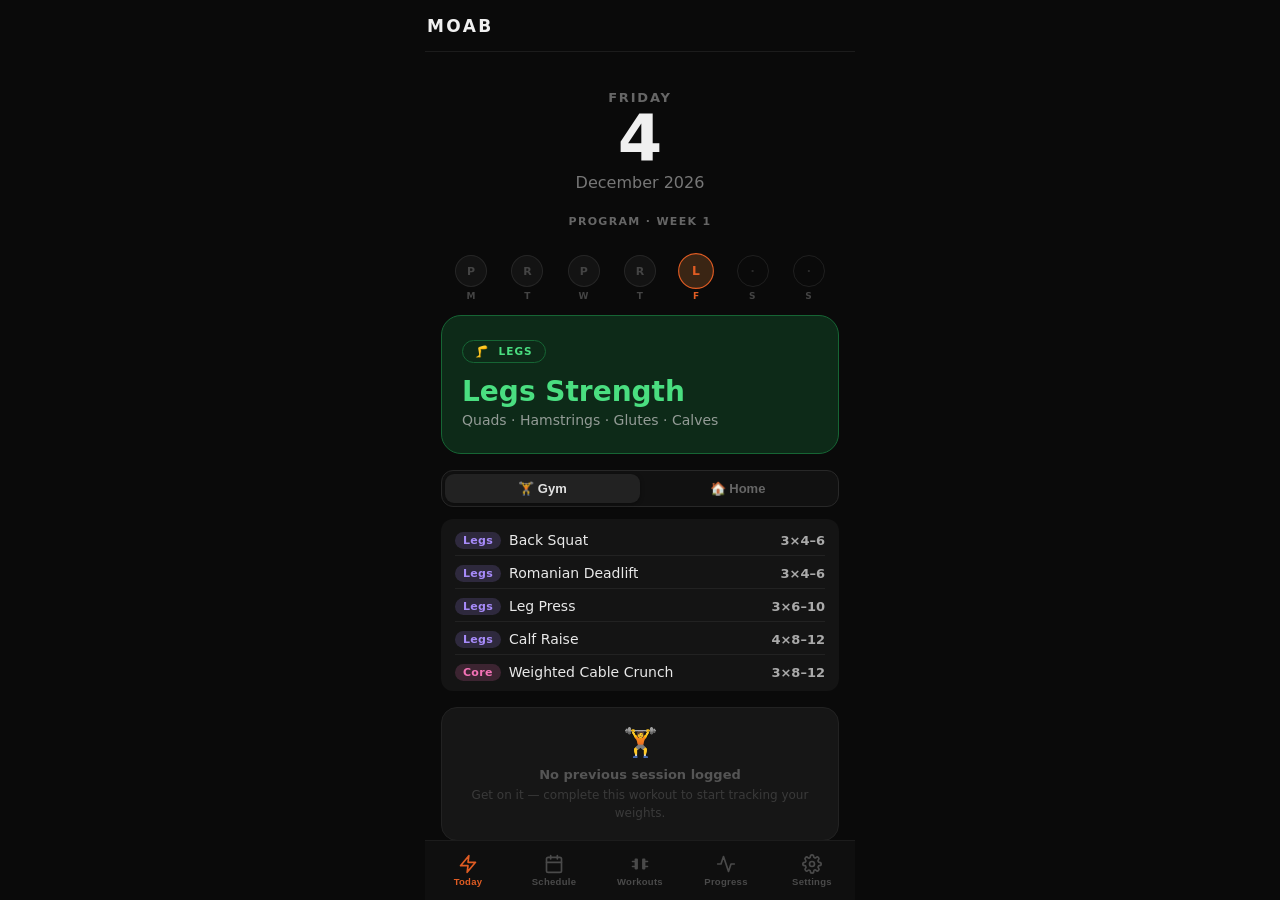
<file: index.html>
<!DOCTYPE html>
<html lang="en">
<head>
  <meta charset="UTF-8">
  <meta name="viewport" content="width=device-width, initial-scale=1.0, viewport-fit=cover, maximum-scale=1.0, user-scalable=no">
  <meta name="theme-color" content="#0a0a0a">
  <title>MOAB Weight Training</title>
  <link rel="icon" href="data:,">
  <link rel="stylesheet" href="styles.css">
</head>
<body>
  <div id="app">

    <!-- Top bar -->
    <header id="top-bar">
      <button id="back-btn" class="back-btn hidden" data-action="back">
        <svg viewBox="0 0 24 24" fill="none" stroke="currentColor" stroke-width="2.5"
             stroke-linecap="round" stroke-linejoin="round">
          <polyline points="15 18 9 12 15 6"/>
        </svg>
      </button>
      <span id="header-title">MOAB</span>
      <div class="header-right"></div>
    </header>

    <!-- Offline indicator (hidden when online) -->
    <div id="offline-bar" class="offline-bar hidden">Offline — all data saved locally</div>

    <!-- Main content area -->
    <main id="view"></main>

    <!-- Move/Flex overlay -->
    <div id="overlay" class="overlay hidden"></div>
    <div id="modal" class="modal hidden"></div>

    <!-- Bottom navigation -->
    <nav id="bottom-nav">

      <button class="nav-btn active" data-view="today">
        <svg viewBox="0 0 24 24" fill="none" stroke="currentColor" stroke-width="2"
             stroke-linecap="round" stroke-linejoin="round">
          <path d="M13 2L3 14h9l-1 8 10-12h-9l1-8z"/>
        </svg>
        <span>Today</span>
      </button>

      <button class="nav-btn" data-view="schedule">
        <svg viewBox="0 0 24 24" fill="none" stroke="currentColor" stroke-width="2"
             stroke-linecap="round" stroke-linejoin="round">
          <rect x="3" y="4" width="18" height="18" rx="2"/>
          <line x1="16" y1="2" x2="16" y2="6"/>
          <line x1="8"  y1="2" x2="8"  y2="6"/>
          <line x1="3"  y1="10" x2="21" y2="10"/>
        </svg>
        <span>Schedule</span>
      </button>

      <button class="nav-btn" data-view="workouts">
        <svg viewBox="0 0 24 24" fill="none" stroke="currentColor" stroke-width="2"
             stroke-linecap="round" stroke-linejoin="round">
          <path d="M6.5 6.5h2v11h-2zM15.5 6.5h2v11h-2z"/>
          <path d="M3 9h3.5M17.5 9H21M3 15h3.5M17.5 15H21"/>
        </svg>
        <span>Workouts</span>
      </button>

      <button class="nav-btn" data-view="progress">
        <svg viewBox="0 0 24 24" fill="none" stroke="currentColor" stroke-width="2"
             stroke-linecap="round" stroke-linejoin="round">
          <polyline points="22 12 18 12 15 21 9 3 6 12 2 12"/>
        </svg>
        <span>Progress</span>
      </button>

      <button class="nav-btn" data-view="settings">
        <svg viewBox="0 0 24 24" fill="none" stroke="currentColor" stroke-width="2"
             stroke-linecap="round" stroke-linejoin="round">
          <circle cx="12" cy="12" r="3"/>
          <path d="M19.4 15a1.65 1.65 0 0 0 .33 1.82l.06.06a2 2 0 0 1-2.83
                   2.83l-.06-.06a1.65 1.65 0 0 0-1.82-.33 1.65 1.65 0 0 0-1
                   1.51V21a2 2 0 0 1-4 0v-.09A1.65 1.65 0 0 0 9 19.4a1.65 1.65
                   0 0 0-1.82.33l-.06.06a2 2 0 0 1-2.83-2.83l.06-.06A1.65 1.65
                   0 0 0 4.68 15a1.65 1.65 0 0 0-1.51-1H3a2 2 0 0 1 0-4h.09
                   A1.65 1.65 0 0 0 4.6 9a1.65 1.65 0 0 0-.33-1.82l-.06-.06a2
                   2 0 0 1 2.83-2.83l.06.06A1.65 1.65 0 0 0 9 4.68a1.65 1.65
                   0 0 0 1-1.51V3a2 2 0 0 1 4 0v.09a1.65 1.65 0 0 0 1 1.51
                   1.65 1.65 0 0 0 1.82-.33l.06-.06a2 2 0 0 1 2.83 2.83l-.06
                   .06A1.65 1.65 0 0 0 19.4 9a1.65 1.65 0 0 0 1.51 1H21a2 2
                   0 0 1 0 4h-.09a1.65 1.65 0 0 0-1.51 1z"/>
        </svg>
        <span>Settings</span>
      </button>

    </nav>
  </div>
  <script src="app.js"></script>
</body>
</html>
</file>
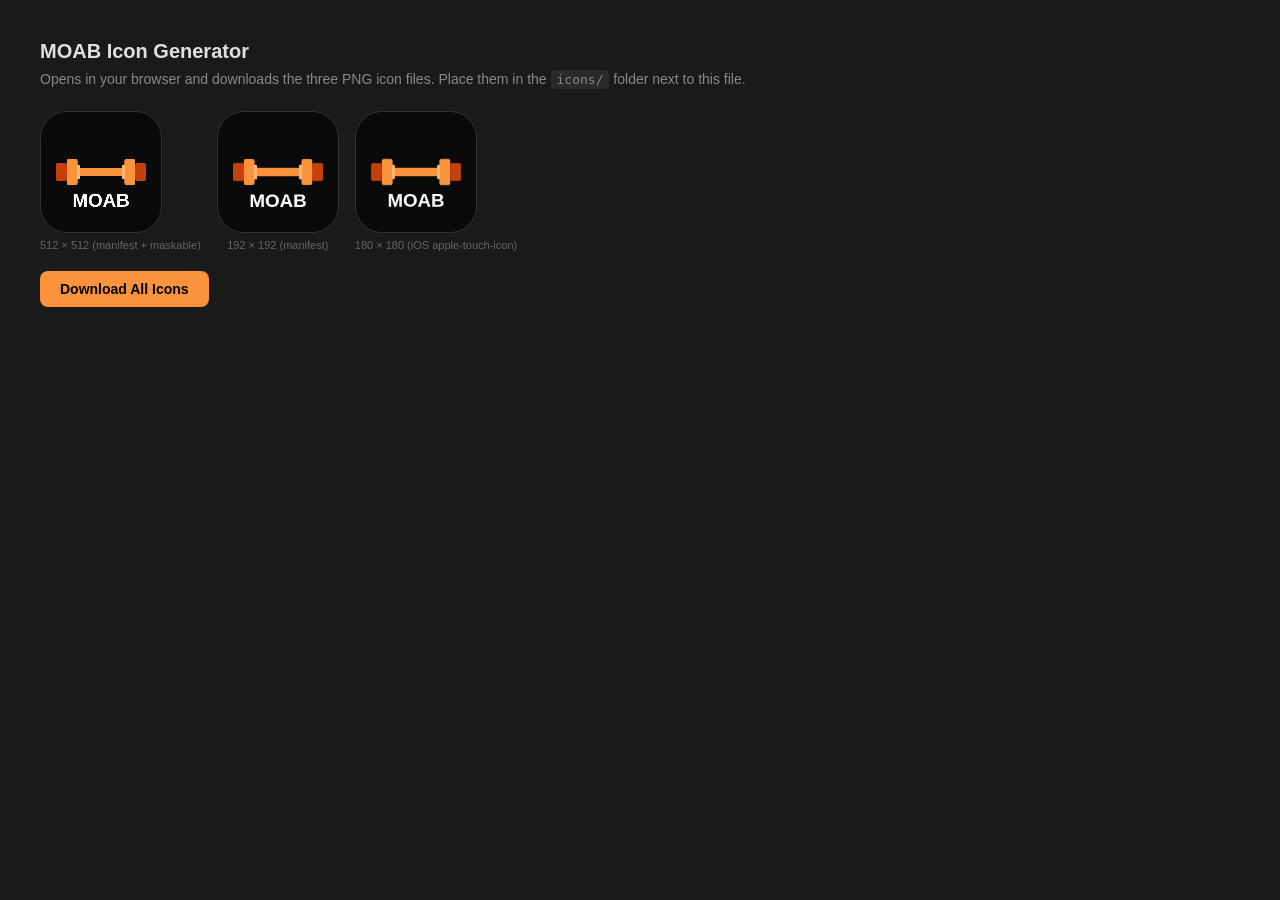
<file: icons/generate.html>
<!DOCTYPE html>
<html lang="en">
<head>
  <meta charset="UTF-8">
  <title>MOAB Icon Generator</title>
  <style>
    body { font-family: -apple-system, sans-serif; padding: 32px; background: #1a1a1a; color: #e0e0e0; }
    h1   { font-size: 20px; margin: 0 0 8px; }
    p    { font-size: 14px; color: #888; margin: 0 0 24px; }
    code { background: #2a2a2a; padding: 2px 6px; border-radius: 4px; font-size: 13px; }
    .previews { display: flex; gap: 16px; flex-wrap: wrap; margin-top: 16px; }
    .preview  { text-align: center; }
    .preview canvas { display: block; border-radius: 22%; border: 1px solid #333; }
    .preview span   { display: block; font-size: 11px; color: #666; margin-top: 6px; }
    .btn { margin-top: 20px; padding: 10px 20px; background: #fb923c; color: #000;
           font-weight: 700; border: none; border-radius: 8px; cursor: pointer; font-size: 14px; }
  </style>
</head>
<body>
  <h1>MOAB Icon Generator</h1>
  <p>Opens in your browser and downloads the three PNG icon files. Place them in the <code>icons/</code> folder next to this file.</p>
  <div class="previews" id="previews"></div>
  <button class="btn" id="dl-btn">Download All Icons</button>

  <script>
    // Draw the MOAB barbell icon onto a canvas of the given pixel size
    function drawIcon(size) {
      const c   = document.createElement('canvas');
      c.width = c.height = size;
      const ctx = c.getContext('2d');
      const s   = size / 512;  // scale factor

      // Rounded background
      const r = 114 * s;
      ctx.fillStyle = '#0a0a0a';
      rrect(ctx, 0, 0, size, size, r);
      ctx.fill();

      // Barbell bar
      ctx.fillStyle = '#fb923c';
      rrect(ctx, 152*s, 238*s, 208*s, 36*s, 10*s);
      ctx.fill();

      // Left inner plate
      rrect(ctx, 110*s, 200*s, 46*s, 112*s, 10*s);
      ctx.fill();

      // Right inner plate
      rrect(ctx, 356*s, 200*s, 46*s, 112*s, 10*s);
      ctx.fill();

      // Left outer plate
      ctx.fillStyle = '#c2410c';
      rrect(ctx, 64*s, 218*s, 46*s, 76*s, 8*s);
      ctx.fill();

      // Right outer plate
      rrect(ctx, 402*s, 218*s, 46*s, 76*s, 8*s);
      ctx.fill();

      // Collar highlights
      ctx.fillStyle = '#fdba74';
      rrect(ctx, 154*s, 225*s, 12*s, 62*s, 4*s);
      ctx.fill();
      rrect(ctx, 346*s, 225*s, 12*s, 62*s, 4*s);
      ctx.fill();

      // MOAB wordmark
      const fs = Math.round(80 * s);
      ctx.fillStyle = '#ffffff';
      ctx.font = `900 ${fs}px -apple-system, BlinkMacSystemFont, "Helvetica Neue", Arial, sans-serif`;
      ctx.textAlign    = 'center';
      ctx.textBaseline = 'alphabetic';
      ctx.fillText('MOAB', size / 2, 404 * s);

      return c;
    }

    // Cross-browser rounded rect path (compatible with Safari < 15.4)
    function rrect(ctx, x, y, w, h, r) {
      ctx.beginPath();
      ctx.moveTo(x + r, y);
      ctx.lineTo(x + w - r, y);
      ctx.quadraticCurveTo(x + w, y,     x + w, y + r);
      ctx.lineTo(x + w, y + h - r);
      ctx.quadraticCurveTo(x + w, y + h, x + w - r, y + h);
      ctx.lineTo(x + r, y + h);
      ctx.quadraticCurveTo(x,     y + h, x,     y + h - r);
      ctx.lineTo(x, y + r);
      ctx.quadraticCurveTo(x,     y,     x + r, y);
      ctx.closePath();
    }

    function triggerDownload(canvas, filename) {
      const a = document.createElement('a');
      a.href = canvas.toDataURL('image/png');
      a.download = filename;
      document.body.appendChild(a);
      a.click();
      document.body.removeChild(a);
    }

    // Render preview canvases
    const ICONS = [
      { size: 512, name: 'icon-512.png', label: '512 × 512 (manifest + maskable)' },
      { size: 192, name: 'icon-192.png', label: '192 × 192 (manifest)' },
      { size: 180, name: 'icon-180.png', label: '180 × 180 (iOS apple-touch-icon)' },
    ];

    const previews = document.getElementById('previews');

    ICONS.forEach(({ size, name, label }) => {
      const full    = drawIcon(size);
      const display = document.createElement('canvas');
      const dim     = Math.min(size, 120);
      display.width = display.height = dim;
      display.getContext('2d').drawImage(full, 0, 0, dim, dim);

      const wrap = document.createElement('div');
      wrap.className = 'preview';
      const span = document.createElement('span');
      span.textContent = label;
      wrap.appendChild(display);
      wrap.appendChild(span);
      previews.appendChild(wrap);
      wrap._canvas = full;
      wrap._name   = name;
    });

    document.getElementById('dl-btn').addEventListener('click', () => {
      ICONS.forEach(({ size, name }, i) => {
        const canvas = drawIcon(size);
        setTimeout(() => triggerDownload(canvas, name), i * 400);
      });
    });
  </script>
</body>
</html>
</file>
<file: styles.css>
/* ============================================================
   MOAB Weight Training — Phase 1
   Mobile-first · Dark mode · iPhone-optimized
   ============================================================ */

/* ---------- Reset & base ---------- */
*, *::before, *::after {
  box-sizing: border-box;
  margin: 0;
  padding: 0;
}

html {
  font-size: 16px;
  -webkit-text-size-adjust: 100%;
  height: 100%;
}

body {
  background: #0a0a0a;
  color: #f0f0f0;
  font-family: -apple-system, BlinkMacSystemFont, 'SF Pro Text', 'Segoe UI', system-ui, sans-serif;
  min-height: 100dvh;
  -webkit-tap-highlight-color: transparent;
  overscroll-behavior: none;
  user-select: none;
}

/* ---------- Workout type colour tokens ---------- */
:root {
  --push-fg:     #fb923c;
  --push-bg:     #3a1a07;
  --push-border: #7c3512;

  --pull-fg:     #60a5fa;
  --pull-bg:     #0e2240;
  --pull-border: #1e4080;

  --legs-fg:     #4ade80;
  --legs-bg:     #0d2a18;
  --legs-border: #166534;

  --run-fg:      #f43f5e;
  --run-bg:      #3b0a16;
  --run-border:  #9f1239;

  --optional-fg:  #c084fc;
  --optional-bg:  #2d1052;
  --optional-border: #6b21a8;

  --rest-fg:     #9ca3af;
  --rest-bg:     #1a1a1a;
  --rest-border: #2a2a2a;

  --accent:      #e05c23;
  --success:     #4ade80;
  --success-bg:  #0d2a18;
  --danger:      #f87171;
  --warning:     #fbbf24;
}

/* ---------- App shell ---------- */
#app {
  display: flex;
  flex-direction: column;
  height: 100dvh;
  max-width: 430px;
  margin: 0 auto;
  background: #0a0a0a;
  position: relative;
}

/* ---------- Top bar ---------- */
#top-bar {
  display: flex;
  align-items: center;
  justify-content: space-between;
  height: 52px;
  padding: 0 6px 0 2px;
  background: #0a0a0a;
  border-bottom: 1px solid #1c1c1c;
  flex-shrink: 0;
  z-index: 20;
}

#header-title {
  font-size: 17px;
  font-weight: 800;
  letter-spacing: 0.14em;
  text-transform: uppercase;
  color: #f0f0f0;
}

.back-btn {
  width: 44px;
  height: 44px;
  display: flex;
  align-items: center;
  justify-content: center;
  background: none;
  border: none;
  color: var(--accent);
  cursor: pointer;
  border-radius: 10px;
}
.back-btn svg { width: 26px; height: 26px; }
.back-btn.hidden { visibility: hidden; pointer-events: none; }
.back-btn:active { background: #1a1a1a; }

.header-right { width: 44px; }

/* ---------- Main scroll area ---------- */
#view {
  flex: 1;
  overflow-y: auto;
  -webkit-overflow-scrolling: touch;
  overscroll-behavior-y: none;
  position: relative;
}

/* ---------- Offline bar ---------- */
.offline-bar {
  flex-shrink: 0;
  background: #292524;
  border-bottom: 1px solid rgba(251,191,36,.15);
  color: #fbbf24;
  font-size: 12px;
  font-weight: 600;
  letter-spacing: 0.03em;
  text-align: center;
  padding: 6px 16px;
  z-index: 10;
}
.offline-bar.hidden { display: none; }

/* ---------- Bottom nav (5 tabs) ---------- */
#bottom-nav {
  display: flex;
  height: calc(60px + env(safe-area-inset-bottom));
  padding-bottom: env(safe-area-inset-bottom);
  background: #0f0f0f;
  border-top: 1px solid #1c1c1c;
  flex-shrink: 0;
  z-index: 20;
}

.nav-btn {
  flex: 1;
  display: flex;
  flex-direction: column;
  align-items: center;
  justify-content: center;
  gap: 2px;
  background: none;
  border: none;
  color: #4a4a4a;
  cursor: pointer;
  padding: 6px 2px;
  transition: color 0.15s;
  min-width: 0;
}

.nav-btn svg  { width: 20px; height: 20px; flex-shrink: 0; }
.nav-btn span { font-size: 9.5px; font-weight: 600; letter-spacing: 0.03em; }
.nav-btn.active { color: var(--accent); }

/* ---------- Layout helpers ---------- */
.pad   { padding: 16px 16px 24px; }
.pad-t { padding-top: 16px; }

/* ---------- Typography ---------- */
.eyebrow {
  font-size: 11px;
  font-weight: 700;
  letter-spacing: 0.12em;
  text-transform: uppercase;
  color: #666;
}

.section-label {
  font-size: 12px;
  font-weight: 700;
  letter-spacing: 0.1em;
  text-transform: uppercase;
  color: #555;
  margin: 20px 0 8px 2px;
  display: flex;
  align-items: center;
  gap: 8px;
}

/* ---------- Cards ---------- */
.card {
  background: #161616;
  border-radius: 18px;
  border: 1px solid #222;
  padding: 20px;
  margin-bottom: 12px;
}

.card-sm {
  background: #161616;
  border-radius: 14px;
  border: 1px solid #222;
  padding: 14px 16px;
  margin-bottom: 8px;
}

/* ---------- Workout type pill ---------- */
.type-pill {
  display: inline-flex;
  align-items: center;
  gap: 5px;
  padding: 4px 12px;
  border-radius: 100px;
  font-size: 10.5px;
  font-weight: 800;
  letter-spacing: 0.1em;
  text-transform: uppercase;
  margin-bottom: 14px;
}

.type-pill.push     { background: var(--push-bg);     color: var(--push-fg);     border: 1px solid var(--push-border); }
.type-pill.pull     { background: var(--pull-bg);     color: var(--pull-fg);     border: 1px solid var(--pull-border); }
.type-pill.legs     { background: var(--legs-bg);     color: var(--legs-fg);     border: 1px solid var(--legs-border); }
.type-pill.run      { background: var(--run-bg);      color: var(--run-fg);      border: 1px solid var(--run-border); }
.type-pill.optional { background: var(--optional-bg); color: var(--optional-fg); border: 1px solid var(--optional-border); }
.type-pill.rest     { background: var(--rest-bg);     color: var(--rest-fg);     border: 1px solid var(--rest-border); }

/* ---------- Big workout card (Today) ---------- */
.workout-card {
  border-radius: 20px;
  padding: 24px 20px 22px;
  margin-bottom: 16px;
  border: 1px solid;
}

.workout-card.push     { background: var(--push-bg);     border-color: var(--push-border); }
.workout-card.pull     { background: var(--pull-bg);     border-color: var(--pull-border); }
.workout-card.legs     { background: var(--legs-bg);     border-color: var(--legs-border); }
.workout-card.run      { background: var(--run-bg);      border-color: var(--run-border); }
.workout-card.optional { background: var(--optional-bg); border-color: var(--optional-border); }
.workout-card.rest     { background: #161616;            border-color: #222; }

.workout-card-title {
  font-size: 28px;
  font-weight: 900;
  line-height: 1.05;
  margin-bottom: 5px;
}

.workout-card-sub {
  font-size: 14px;
  opacity: 0.7;
  font-weight: 400;
  line-height: 1.4;
}

.workout-card.push .workout-card-title     { color: var(--push-fg); }
.workout-card.pull .workout-card-title     { color: var(--pull-fg); }
.workout-card.legs .workout-card-title     { color: var(--legs-fg); }
.workout-card.run  .workout-card-title     { color: var(--run-fg); }
.workout-card.optional .workout-card-title { color: var(--optional-fg); }
.workout-card.rest .workout-card-title     { color: #9ca3af; }

.workout-card-sub { color: #ccc; }

/* ---------- Buttons ---------- */
.btn {
  width: 100%;
  height: 56px;
  border-radius: 16px;
  border: none;
  font-size: 17px;
  font-weight: 700;
  cursor: pointer;
  display: flex;
  align-items: center;
  justify-content: center;
  gap: 8px;
  letter-spacing: 0.01em;
  transition: opacity 0.1s, transform 0.08s;
  touch-action: manipulation;
}

.btn:active { opacity: 0.82; transform: scale(0.975); }

.btn-primary   { background: var(--accent);  color: #fff; }
.btn-secondary { background: #1e1e1e;        color: #f0f0f0; border: 1px solid #2a2a2a; }
.btn-success   { background: #14532d;        color: var(--success); }
.btn-danger    { background: #3b0f0f;        color: var(--danger); border: none; }
.btn-ghost     { background: transparent;   color: var(--accent); border: 2px solid var(--accent); }

/* Coloured start buttons */
.btn-push     { background: var(--push-bg);     color: var(--push-fg);     border: 1px solid var(--push-border); }
.btn-pull     { background: var(--pull-bg);     color: var(--pull-fg);     border: 1px solid var(--pull-border); }
.btn-legs     { background: var(--legs-bg);     color: var(--legs-fg);     border: 1px solid var(--legs-border); }
.btn-run      { background: var(--run-bg);      color: var(--run-fg);      border: 1px solid var(--run-border); }
.btn-optional { background: var(--optional-bg); color: var(--optional-fg); border: 1px solid var(--optional-border); }

.btn-sm { height: 48px; font-size: 15px; border-radius: 12px; }
.btn-xs { height: 40px; font-size: 13px; border-radius: 10px; font-weight: 600; }

.btn-row {
  display: grid;
  grid-template-columns: 1fr 1fr;
  gap: 10px;
  margin-top: 10px;
}

.btn-row-3 {
  display: grid;
  grid-template-columns: 1fr 1fr;
  gap: 10px;
}

/* ---------- Today header ---------- */
.today-header {
  text-align: center;
  padding: 22px 16px 18px;
}

.today-dayname {
  font-size: 13px;
  font-weight: 700;
  letter-spacing: 0.14em;
  text-transform: uppercase;
  color: #666;
}

.today-datenum {
  font-size: 64px;
  font-weight: 900;
  line-height: 1;
  color: #f0f0f0;
  margin: 2px 0 2px;
}

.today-monthyear {
  font-size: 16px;
  color: #777;
  font-weight: 500;
}

/* ---------- Done / Skipped states ---------- */
.done-banner {
  background: var(--success-bg);
  border: 1px solid var(--legs-border);
  border-radius: 18px;
  padding: 24px 20px;
  text-align: center;
  margin-bottom: 14px;
}

.done-icon      { font-size: 48px; margin-bottom: 8px; }
.done-title     { font-size: 22px; font-weight: 800; color: var(--success); }
.done-sub       { font-size: 13px; color: #888; margin-top: 5px; }

.skipped-banner {
  background: #1a1a1a;
  border: 1px solid #2a2a2a;
  border-radius: 18px;
  padding: 20px;
  text-align: center;
  margin-bottom: 14px;
}

.skipped-title  { font-size: 18px; font-weight: 700; color: #666; }
.skipped-sub    { font-size: 13px; color: #555; margin-top: 5px; }

/* ---------- Rest day ---------- */
.rest-view {
  text-align: center;
  padding: 40px 24px 28px;
}

.rest-icon  { font-size: 72px; margin-bottom: 16px; }
.rest-title { font-size: 30px; font-weight: 900; color: #f0f0f0; margin-bottom: 8px; }
.rest-sub   { font-size: 15px; color: #777; line-height: 1.55; max-width: 280px; margin: 0 auto; }

/* ---------- Schedule view ---------- */
.week-nav {
  display: flex;
  align-items: center;
  justify-content: space-between;
  padding: 0 2px;
  margin-bottom: 16px;
}

.week-nav-label     { font-size: 15px; font-weight: 700; color: #f0f0f0; }
.week-nav-sublabel  { font-size: 11px; color: #555; text-align: center; margin-top: 2px; }

.week-nav-btn {
  width: 44px;
  height: 44px;
  border-radius: 12px;
  background: #1a1a1a;
  border: none;
  color: #f0f0f0;
  cursor: pointer;
  display: flex;
  align-items: center;
  justify-content: center;
  transition: background 0.1s;
}

.week-nav-btn:active { background: #252525; }
.week-nav-btn svg { width: 20px; height: 20px; }

/* Day row in schedule */
.sched-row {
  display: flex;
  align-items: center;
  gap: 12px;
  padding: 13px 14px;
  border-radius: 16px;
  background: #161616;
  border: 1px solid #1e1e1e;
  margin-bottom: 8px;
  cursor: default;
  transition: border-color 0.12s;
  min-height: 70px;
}

.sched-row.is-today  { border-color: var(--accent); }
.sched-row.is-done   { background: var(--success-bg); border-color: var(--legs-border); }
.sched-row.is-skipped { opacity: 0.5; }
.sched-row.is-rest   { opacity: 0.45; }

.sched-date {
  text-align: center;
  width: 38px;
  flex-shrink: 0;
}

.sched-date-abbr {
  font-size: 10px;
  font-weight: 700;
  letter-spacing: 0.07em;
  text-transform: uppercase;
  color: #555;
}

.sched-date-num {
  font-size: 24px;
  font-weight: 900;
  color: #f0f0f0;
  line-height: 1.1;
}

.sched-row.is-today .sched-date-num { color: var(--accent); }

.sched-info  { flex: 1; min-width: 0; }
.sched-name  { font-size: 15px; font-weight: 700; color: #f0f0f0; white-space: nowrap; overflow: hidden; text-overflow: ellipsis; }
.sched-sub   { font-size: 11px; color: #666; margin-top: 2px; }

.sched-status { font-size: 20px; flex-shrink: 0; }

/* ---------- Workouts tab ---------- */
.workout-library-card {
  border-radius: 18px;
  padding: 18px;
  margin-bottom: 12px;
  border: 1px solid;
}

.workout-library-card.push     { background: var(--push-bg);     border-color: var(--push-border); }
.workout-library-card.pull     { background: var(--pull-bg);     border-color: var(--pull-border); }
.workout-library-card.legs     { background: var(--legs-bg);     border-color: var(--legs-border); }
.workout-library-card.run      { background: var(--run-bg);      border-color: var(--run-border); }
.workout-library-card.optional { background: var(--optional-bg); border-color: var(--optional-border); }

.wl-title {
  font-size: 20px;
  font-weight: 800;
  margin-bottom: 3px;
}

.workout-library-card.push .wl-title     { color: var(--push-fg); }
.workout-library-card.pull .wl-title     { color: var(--pull-fg); }
.workout-library-card.legs .wl-title     { color: var(--legs-fg); }
.workout-library-card.run  .wl-title     { color: var(--run-fg); }
.workout-library-card.optional .wl-title { color: var(--optional-fg); }

.wl-sub {
  font-size: 12px;
  color: #aaa;
  margin-bottom: 14px;
  line-height: 1.45;
}

.exercise-list {
  display: flex;
  flex-wrap: wrap;
  gap: 6px;
  margin-bottom: 14px;
}

.exercise-chip {
  padding: 4px 10px;
  background: rgba(0,0,0,0.35);
  border-radius: 100px;
  font-size: 11px;
  font-weight: 600;
  color: #ddd;
  letter-spacing: 0.03em;
}

.coming-soon-note {
  font-size: 11px;
  color: #555;
  font-style: italic;
  text-align: right;
}

/* ---------- Progress tab ---------- */
.progress-header {
  text-align: center;
  padding: 24px 16px 16px;
}

.progress-stat-big {
  font-size: 72px;
  font-weight: 900;
  color: var(--accent);
  line-height: 1;
}

.progress-stat-label {
  font-size: 13px;
  color: #666;
  margin-top: 6px;
  text-transform: uppercase;
  letter-spacing: 0.1em;
  font-weight: 600;
}

.week-dots {
  display: flex;
  gap: 8px;
  justify-content: center;
  margin: 20px 0 8px;
}

.week-dot {
  width: 36px;
  height: 36px;
  border-radius: 10px;
  display: flex;
  align-items: center;
  justify-content: center;
  font-size: 10px;
  font-weight: 800;
  text-transform: uppercase;
  letter-spacing: 0.04em;
}

.week-dot.done     { background: var(--success-bg); color: var(--success); border: 1px solid var(--legs-border); }
.week-dot.skipped  { background: #1a1a1a; color: #444; border: 1px solid #2a2a2a; }
.week-dot.pending  { background: #161616; color: #555; border: 1px solid #222; }
.week-dot.rest     { background: #111; color: #333; border: 1px solid #1c1c1c; }
.week-dot.today    { border-color: var(--accent) !important; }

.stats-grid {
  display: grid;
  grid-template-columns: 1fr 1fr;
  gap: 10px;
  margin-bottom: 12px;
}

.stat-tile {
  background: #161616;
  border: 1px solid #222;
  border-radius: 16px;
  padding: 16px;
  text-align: center;
}

.stat-tile-val   { font-size: 28px; font-weight: 900; color: #f0f0f0; }
.stat-tile-label { font-size: 11px; color: #555; text-transform: uppercase; letter-spacing: 0.08em; margin-top: 4px; }

/* ---------- Settings tab ---------- */
.settings-section { margin-bottom: 28px; }

.settings-group-label {
  font-size: 11px;
  font-weight: 700;
  letter-spacing: 0.12em;
  text-transform: uppercase;
  color: #555;
  margin-bottom: 8px;
  padding-left: 4px;
}

.settings-row {
  display: flex;
  align-items: center;
  justify-content: space-between;
  background: #161616;
  border: 1px solid #1e1e1e;
  border-radius: 14px;
  padding: 15px 16px;
  margin-bottom: 8px;
  min-height: 54px;
}

.settings-row-label { font-size: 15px; font-weight: 500; color: #f0f0f0; }
.settings-row-value { font-size: 14px; color: #666; }
.settings-row-action { font-size: 14px; font-weight: 600; color: var(--accent); cursor: pointer; }

.unit-toggle {
  display: flex;
  background: #252525;
  border-radius: 9px;
  padding: 3px;
}

.unit-btn {
  padding: 5px 16px;
  border: none;
  border-radius: 7px;
  font-size: 13px;
  font-weight: 700;
  cursor: pointer;
  color: #555;
  background: transparent;
  transition: all 0.15s;
}

.unit-btn.active { background: #161616; color: #f0f0f0; }

/* ---------- Form inputs ---------- */
.form-group { margin-bottom: 16px; }

.form-label {
  font-size: 12px;
  font-weight: 700;
  color: #666;
  letter-spacing: 0.08em;
  text-transform: uppercase;
  display: block;
  margin-bottom: 8px;
}

.form-input {
  width: 100%;
  height: 52px;
  background: #161616;
  border: 1px solid #222;
  border-radius: 13px;
  padding: 0 16px;
  font-size: 16px;
  color: #f0f0f0;
  outline: none;
  -webkit-appearance: none;
  font-family: inherit;
  transition: border-color 0.15s;
}

.form-input:focus       { border-color: var(--accent); }
.form-input::placeholder { color: #3a3a3a; }

input[type="date"] {
  color-scheme: dark;
  background: #161616;
  border: 1px solid #222;
  border-radius: 13px;
  padding: 0 16px;
  height: 52px;
  font-size: 16px;
  color: #f0f0f0;
  width: 100%;
  outline: none;
  -webkit-appearance: none;
  font-family: inherit;
}

input[type="date"]:focus { border-color: var(--accent); }

/* ---------- Modal / overlay ---------- */
.overlay {
  position: fixed;
  inset: 0;
  background: rgba(0,0,0,0.65);
  z-index: 40;
  backdrop-filter: blur(3px);
  -webkit-backdrop-filter: blur(3px);
}

.modal {
  position: fixed;
  left: 50%;
  bottom: calc(env(safe-area-inset-bottom) + 16px);
  transform: translateX(-50%);
  width: calc(100% - 32px);
  max-width: 398px;
  background: #1a1a1a;
  border: 1px solid #2a2a2a;
  border-radius: 22px;
  padding: 22px 20px 20px;
  z-index: 50;
}

.modal-title {
  font-size: 18px;
  font-weight: 800;
  color: #f0f0f0;
  margin-bottom: 4px;
}

.modal-sub {
  font-size: 13px;
  color: #666;
  margin-bottom: 18px;
  line-height: 1.4;
}

.modal-day-grid {
  display: flex;
  flex-direction: column;
  gap: 8px;
  margin-bottom: 16px;
  max-height: 280px;
  overflow-y: auto;
}

.modal-day-option {
  display: flex;
  align-items: center;
  justify-content: space-between;
  padding: 12px 16px;
  background: #252525;
  border-radius: 12px;
  cursor: pointer;
  border: 1px solid transparent;
  transition: border-color 0.1s;
}

.modal-day-option:active { border-color: var(--accent); }
.modal-day-option-label { font-size: 15px; font-weight: 600; color: #f0f0f0; }
.modal-day-option-sub   { font-size: 12px; color: #666; }

/* ---------- Next workout preview ---------- */
.next-card {
  background: #161616;
  border: 1px solid #222;
  border-radius: 16px;
  padding: 14px 16px;
  margin-top: 20px;
}

.next-label { font-size: 11px; font-weight: 700; color: #555; text-transform: uppercase; letter-spacing: 0.1em; margin-bottom: 5px; }
.next-name  { font-size: 16px; font-weight: 700; color: #f0f0f0; }
.next-sub   { font-size: 12px; color: #777; margin-top: 2px; }

/* ---------- Empty / placeholder states ---------- */
.empty-state {
  text-align: center;
  padding: 60px 24px;
}

.empty-icon  { font-size: 52px; margin-bottom: 14px; }
.empty-title { font-size: 18px; font-weight: 700; color: #555; margin-bottom: 8px; }
.empty-text  { font-size: 14px; color: #444; line-height: 1.6; }

/* ---------- Utility ---------- */
.hidden  { display: none !important; }
.mt-8  { margin-top: 8px; }
.mt-12 { margin-top: 12px; }
.mt-16 { margin-top: 16px; }
.mt-20 { margin-top: 20px; }
.mb-8  { margin-bottom: 8px; }
.mb-12 { margin-bottom: 12px; }
.mb-16 { margin-bottom: 16px; }
.text-muted  { color: #666; }
.text-accent { color: var(--accent); }
.text-center { text-align: center; }
.text-sm     { font-size: 13px; }
.text-xs     { font-size: 11px; }
.fw-700      { font-weight: 700; }
.pb-safe     { padding-bottom: 20px; }

/* ---------- Divider ---------- */
.divider { height: 1px; background: #1e1e1e; margin: 16px 0; }

/* ---------- Animations ---------- */
@keyframes fadeUp {
  from { opacity: 0; transform: translateY(10px); }
  to   { opacity: 1; transform: translateY(0); }
}

@keyframes slideUp {
  from { transform: translateX(-50%) translateY(40px); opacity: 0; }
  to   { transform: translateX(-50%) translateY(0);    opacity: 1; }
}

.fade-up   { animation: fadeUp  0.22s ease forwards; }
.slide-up  { animation: slideUp 0.25s ease forwards; }

/* ============================================================
   PHASE 2 ADDITIONS
   ============================================================ */

/* ---------- 3-column button row (Skip / Move / Swap) ---------- */
.btn-row-3 {
  display: grid;
  grid-template-columns: 1fr 1fr 1fr;
  gap: 8px;
}

/* ---------- Status badges ---------- */
.status-badge {
  display: inline-flex;
  align-items: center;
  padding: 2px 9px;
  border-radius: 100px;
  font-size: 10px;
  font-weight: 800;
  letter-spacing: 0.1em;
  text-transform: uppercase;
  white-space: nowrap;
}

.status-badge.planned,
.status-badge:not([class*=" "]) {
  background: #1e1e1e;
  color: #555;
  border: 1px solid #2a2a2a;
}

.status-badge.completed {
  background: var(--success-bg);
  color: var(--success);
  border: 1px solid var(--legs-border);
}

.status-badge.skipped {
  background: #1a1a1a;
  color: #444;
  border: 1px solid #2a2a2a;
}

.status-badge.moved {
  background: #2d2200;
  color: var(--warning);
  border: 1px solid #5c4500;
}

/* ---------- Schedule row: right-side cluster ---------- */
.sched-right {
  display: flex;
  flex-direction: column;
  align-items: flex-end;
  gap: 5px;
  flex-shrink: 0;
}

.sched-arrow {
  font-size: 16px;
  color: #444;
}

/* ---------- Modal arrow ---------- */
.modal-day-arrow {
  font-size: 18px;
  color: #555;
  flex-shrink: 0;
}

/* ---------- Action sheet header ---------- */
.sheet-header {
  margin-bottom: 16px;
}

/* ---------- Modal sub-text ---------- */
.modal-sub strong { color: #f0f0f0; }

/* ============================================================
   PHASE 3 — Exercise lists & category chips
   ============================================================ */

/* Category chip */
.cat-chip {
  display: inline-block;
  padding: 2px 8px;
  border-radius: 10px;
  font-size: 11px;
  font-weight: 600;
  letter-spacing: 0.3px;
  white-space: nowrap;
  flex-shrink: 0;
}
.cat-chip.chest      { background: rgba(239,68,68,.18);  color: #f87171; }
.cat-chip.shoulders  { background: rgba(251,146,60,.18); color: #fb923c; }
.cat-chip.triceps    { background: rgba(250,204,21,.18); color: #fbbf24; }
.cat-chip.back       { background: rgba(52,211,153,.18); color: #34d399; }
.cat-chip.biceps     { background: rgba(96,165,250,.18); color: #60a5fa; }
.cat-chip.legs       { background: rgba(167,139,250,.18);color: #a78bfa; }
.cat-chip.core       { background: rgba(244,114,182,.18);color: #f472b6; }

/* Exercise row — shared by Workouts tab and Today view */
.wkt-ex-row {
  display: flex;
  align-items: center;
  justify-content: space-between;
  gap: 10px;
  padding: 9px 0;
  border-bottom: 1px solid rgba(255,255,255,.06);
}
.wkt-ex-row:last-child { border-bottom: none; }

.ex-row-left {
  display: flex;
  align-items: center;
  gap: 8px;
  min-width: 0;
}

.ex-name {
  font-size: 14px;
  color: #e8e8e8;
  white-space: nowrap;
  overflow: hidden;
  text-overflow: ellipsis;
}

.ex-vol {
  font-size: 13px;
  font-weight: 600;
  color: #aaa;
  flex-shrink: 0;
}

/* Workouts tab card extras */
.wlc-header {
  display: flex;
  align-items: center;
  justify-content: space-between;
  margin-bottom: 10px;
}

.wlc-day {
  font-size: 12px;
  color: #666;
  font-weight: 500;
}

.ex-list { border-top: 1px solid rgba(255,255,255,.07); padding-top: 4px; }

/* Run note rows in Workouts tab */
.run-note { border-top: 1px solid rgba(255,255,255,.07); padding-top: 8px; }
.run-note-row {
  display: flex;
  align-items: baseline;
  gap: 8px;
  padding: 7px 0;
  font-size: 14px;
  color: #bbb;
  border-bottom: 1px solid rgba(255,255,255,.06);
}
.run-note-row:last-child { border-bottom: none; }
.run-day-label {
  font-size: 12px;
  font-weight: 600;
  color: var(--run-fg);
  flex-shrink: 0;
  min-width: 70px;
}

/* Today view exercise list wrapper */
.today-ex-list {
  background: rgba(255,255,255,.04);
  border-radius: 12px;
  padding: 4px 14px;
  margin-bottom: 16px;
}

/* ============================================================
   PHASE 4 — Run plan, logging, pace targets
   ============================================================ */

/* Modal scroll (needed for run log form) */
.modal {
  max-height: calc(88dvh - env(safe-area-inset-bottom));
  overflow-y: auto;
  -webkit-overflow-scrolling: touch;
}

/* Settings form extras */
.form-textarea {
  height: auto;
  min-height: 72px;
  padding: 12px 16px;
  resize: none;
  line-height: 1.5;
  font-family: inherit;
}
.form-label-opt {
  font-weight: 400;
  font-size: 10px;
  color: #484848;
  letter-spacing: 0;
  text-transform: none;
}

/* ---------- Effort picker ---------- */
.effort-picker {
  display: flex;
  gap: 5px;
}
.effort-btn {
  flex: 1;
  padding: 10px 2px;
  background: rgba(255,255,255,.06);
  border: 1px solid rgba(255,255,255,.1);
  border-radius: 9px;
  color: #666;
  font-size: 13px;
  font-weight: 700;
  text-align: center;
  cursor: pointer;
  -webkit-tap-highlight-color: transparent;
}
.effort-btn.selected {
  background: var(--run-bg);
  border-color: var(--run-border);
  color: var(--run-fg);
}
.effort-btn:active { opacity: 0.7; }

/* ---------- Run plan card (Today view) ---------- */
.run-plan-card {
  background: rgba(255,255,255,.04);
  border: 1px solid rgba(255,255,255,.08);
  border-radius: 16px;
  padding: 16px;
  margin-bottom: 16px;
}
.run-plan-header {
  display: flex;
  align-items: center;
  justify-content: space-between;
  margin-bottom: 3px;
}
.run-plan-title {
  font-size: 17px;
  font-weight: 800;
  color: #f0f0f0;
}
.run-week-badge {
  font-size: 11px;
  font-weight: 700;
  color: var(--run-fg);
  background: rgba(244,63,94,.12);
  padding: 3px 9px;
  border-radius: 8px;
  flex-shrink: 0;
}
.run-focus-tag {
  font-size: 12px;
  font-weight: 600;
  color: var(--run-fg);
  opacity: 0.75;
  margin-bottom: 12px;
}
.run-structure {
  margin-bottom: 12px;
  border-top: 1px solid rgba(255,255,255,.07);
}
.run-struct-row {
  font-size: 13px;
  padding: 8px 0;
  border-bottom: 1px solid rgba(255,255,255,.05);
  line-height: 1.45;
}
.run-struct-row:last-child { border-bottom: none; }
.run-struct-row.warmup,
.run-struct-row.cooldown { color: #666; }
.run-struct-row.main     { color: #e8e8e8; font-weight: 600; }

/* ---------- Pace targets ---------- */
.pace-targets {
  background: rgba(0,0,0,.25);
  border-radius: 10px;
  padding: 2px 12px;
}
.pace-target-row {
  display: flex;
  justify-content: space-between;
  align-items: center;
  padding: 7px 0;
  border-bottom: 1px solid rgba(255,255,255,.05);
  font-size: 13px;
}
.pace-target-row:last-child { border-bottom: none; }
.pace-label { color: #666; }
.pace-val   { color: var(--run-fg); font-weight: 700; font-feature-settings: 'tnum'; }
.pace-no-goal {
  font-size: 12px;
  color: #484848;
  font-style: italic;
  text-align: center;
  padding: 6px 0;
}

/* ---------- Run log done summary ---------- */
.run-log-summary {
  background: rgba(255,255,255,.04);
  border: 1px solid rgba(255,255,255,.07);
  border-radius: 14px;
  padding: 4px 16px;
  margin: 12px 0;
}
.rls-row {
  display: flex;
  justify-content: space-between;
  align-items: baseline;
  padding: 7px 0;
  border-bottom: 1px solid rgba(255,255,255,.05);
  font-size: 14px;
}
.rls-row:last-child { border-bottom: none; }
.rls-row span:first-child  { color: #666; }
.rls-row span:last-child   { color: #e8e8e8; font-weight: 600; font-feature-settings: 'tnum'; }
.rls-splits span:last-child { font-size: 12px; color: #999; font-weight: 400; }
.rls-notes {
  font-size: 13px;
  color: #777;
  font-style: italic;
  padding: 8px 0;
  border-top: 1px solid rgba(255,255,255,.05);
  line-height: 1.5;
}

/* ---------- 6-week plan (Workouts tab) ---------- */
.run-6wk-plan {
  border-top: 1px solid rgba(255,255,255,.07);
  padding-top: 4px;
}
.run-plan-row {
  display: flex;
  align-items: flex-start;
  gap: 10px;
  padding: 9px 6px;
  border-bottom: 1px solid rgba(255,255,255,.05);
  border-radius: 8px;
}
.run-plan-row:last-child { border-bottom: none; }
.run-plan-row.is-current {
  background: rgba(244,63,94,.07);
  border-bottom-color: transparent;
}
.run-plan-row-wk {
  font-size: 10px;
  font-weight: 800;
  color: #444;
  min-width: 26px;
  padding-top: 3px;
  flex-shrink: 0;
  letter-spacing: 0.04em;
  text-transform: uppercase;
}
.run-plan-row.is-current .run-plan-row-wk { color: var(--run-fg); }
.run-plan-row-body { flex: 1; min-width: 0; }
.run-plan-row-title  { font-size: 13px; font-weight: 700; color: #ccc; }
.run-plan-row-detail { font-size: 12px; color: #555; margin-top: 2px; line-height: 1.4; }
.run-plan-row.is-current .run-plan-row-title  { color: #f0f0f0; }
.run-plan-row.is-current .run-plan-row-detail { color: #888; }
.run-current-badge {
  font-size: 10px;
  font-weight: 800;
  color: var(--run-fg);
  background: rgba(244,63,94,.15);
  border: 1px solid rgba(244,63,94,.25);
  padding: 2px 7px;
  border-radius: 6px;
  align-self: center;
  flex-shrink: 0;
  letter-spacing: 0.05em;
}

/* ============================================================
   PHASE 5 — Strength Logger
   ============================================================ */

/* ---------- Logger shell ---------- */
.logger-wrap {
  display: flex;
  flex-direction: column;
  min-height: 100%;
}

.logger-body {
  flex: 1;
  padding-bottom: 32px;
}

/* ---------- Rest timer strip ---------- */
.rest-timer {
  position: sticky;
  top: 0;
  z-index: 10;
  background: #111;
  border-bottom: 1px solid #1e1e1e;
  padding: 10px 20px;
  transition: border-color 0.2s;
}
.rest-timer-inner {
  display: flex;
  align-items: center;
  gap: 10px;
}
.rest-timer-label {
  font-size: 11px;
  font-weight: 700;
  text-transform: uppercase;
  letter-spacing: 0.1em;
  color: #555;
  flex-shrink: 0;
}
.rest-timer-count {
  font-size: 22px;
  font-weight: 900;
  color: var(--accent);
  font-feature-settings: 'tnum';
  flex: 1;
  transition: color 0.2s;
}

/* Idle state — show time + Start button, hide countdown controls */
.rest-timer.timer-idle .rest-timer-count { color: #444; }
.rest-timer.timer-idle .rest-timer-adj  { display: none; }
.rest-timer.timer-idle .rest-timer-skip { display: none; }

/* Active state — hide Start button, show countdown controls */
.rest-timer:not(.timer-idle) .rest-timer-start { display: none; }
.rest-timer:not(.timer-idle) .rest-timer-count  { color: var(--accent); }

.rest-timer-start {
  font-size: 12px;
  font-weight: 700;
  color: var(--accent);
  background: rgba(251,146,60,.12);
  border: 1px solid rgba(251,146,60,.3);
  border-radius: 8px;
  padding: 5px 12px;
  cursor: pointer;
  flex-shrink: 0;
  letter-spacing: 0.04em;
}
.rest-timer-start:active { background: rgba(251,146,60,.25); }
.rest-timer-adj {
  font-size: 12px;
  font-weight: 700;
  color: #666;
  background: rgba(255,255,255,.06);
  border: 1px solid rgba(255,255,255,.1);
  border-radius: 8px;
  padding: 4px 9px;
  cursor: pointer;
  flex-shrink: 0;
  letter-spacing: 0.01em;
}
.rest-timer-adj:active { background: rgba(255,255,255,.14); color: #ccc; }
.rest-timer-skip {
  font-size: 13px;
  font-weight: 600;
  color: #555;
  background: none;
  border: none;
  cursor: pointer;
  padding: 4px 8px;
  flex-shrink: 0;
}
.rest-timer-skip:active { color: #888; }
.btn-unstyled { -webkit-tap-highlight-color: transparent; }

/* ---------- Exercise cards ---------- */
.logger-exercise {
  background: #111;
  border: 1px solid #1e1e1e;
  border-radius: 18px;
  padding: 16px;
  margin-bottom: 12px;
}
.logger-ex-header {
  display: flex;
  align-items: center;
  justify-content: space-between;
  margin-bottom: 5px;
  gap: 8px;
}
.logger-ex-left {
  display: flex;
  align-items: center;
  gap: 8px;
  min-width: 0;
}
.logger-ex-name {
  font-size: 15px;
  font-weight: 700;
  color: #e8e8e8;
  white-space: nowrap;
  overflow: hidden;
  text-overflow: ellipsis;
}
.logger-ex-target {
  font-size: 12px;
  font-weight: 700;
  color: #444;
  flex-shrink: 0;
}
.logger-ex-hint {
  font-size: 11px;
  color: #444;
  margin-bottom: 4px;
  line-height: 1.4;
}
.logger-ex-last {
  font-size: 12px;
  color: #555;
  margin-bottom: 12px;
  font-weight: 500;
}

/* ---------- Set rows ---------- */
.logger-sets {
  display: flex;
  flex-direction: column;
  gap: 6px;
  margin-bottom: 12px;
}
.logger-set-row {
  display: flex;
  align-items: center;
  gap: 6px;
  background: #181818;
  border: 1px solid #232323;
  border-radius: 12px;
  padding: 8px 10px;
  transition: background 0.15s, border-color 0.15s;
}
.logger-set-row.set-done {
  background: rgba(74,222,128,.07);
  border-color: rgba(74,222,128,.2);
}
.set-num {
  font-size: 12px;
  font-weight: 700;
  color: #444;
  width: 16px;
  flex-shrink: 0;
  text-align: center;
}
.logger-set-row.set-done .set-num { color: var(--success); }

.set-weight {
  width: 72px;
  background: rgba(255,255,255,.06);
  border: 1px solid rgba(255,255,255,.09);
  border-radius: 8px;
  padding: 6px 8px;
  font-size: 16px;
  font-weight: 700;
  color: #f0f0f0;
  text-align: center;
  -webkit-appearance: none;
  font-feature-settings: 'tnum';
}
.set-weight:focus { outline: none; border-color: var(--accent); }

.set-unit {
  font-size: 11px;
  color: #444;
  flex-shrink: 0;
}

.set-reps {
  width: 52px;
  background: rgba(255,255,255,.06);
  border: 1px solid rgba(255,255,255,.09);
  border-radius: 8px;
  padding: 6px 8px;
  font-size: 16px;
  font-weight: 700;
  color: #f0f0f0;
  text-align: center;
  -webkit-appearance: none;
  font-feature-settings: 'tnum';
}
.set-reps:focus { outline: none; border-color: var(--accent); }

.set-reps-lbl {
  font-size: 11px;
  color: #444;
  flex: 1;
}

.set-done-btn {
  width: 36px;
  height: 36px;
  border-radius: 50%;
  border: 2px solid #333;
  background: none;
  color: #444;
  font-size: 16px;
  font-weight: 700;
  cursor: pointer;
  flex-shrink: 0;
  display: flex;
  align-items: center;
  justify-content: center;
  transition: border-color 0.15s, color 0.15s, background 0.15s;
  -webkit-tap-highlight-color: transparent;
}
.set-done-btn:active { opacity: 0.7; }
.logger-set-row.set-done .set-done-btn {
  border-color: var(--success);
  color: var(--success);
  background: rgba(74,222,128,.1);
}

/* Notes textarea inside logger */
.logger-notes {
  margin-top: 4px;
  min-height: 54px;
  font-size: 14px;
}

/* ---------- Strength done summary ---------- */
.strength-log-summary {
  background: rgba(255,255,255,.03);
  border: 1px solid rgba(255,255,255,.07);
  border-radius: 14px;
  padding: 4px 16px;
  margin: 12px 0;
}
.sls-row {
  display: flex;
  justify-content: space-between;
  align-items: baseline;
  gap: 8px;
  padding: 7px 0;
  border-bottom: 1px solid rgba(255,255,255,.05);
}
.sls-row:last-child { border-bottom: none; }
.sls-name {
  font-size: 13px;
  color: #888;
  flex-shrink: 0;
  min-width: 0;
}
.sls-sets {
  font-size: 13px;
  font-weight: 600;
  color: #e0e0e0;
  font-feature-settings: 'tnum';
  text-align: right;
}
.sls-notes {
  font-size: 12px;
  color: #555;
  font-style: italic;
  padding-bottom: 6px;
  margin-top: -4px;
  border-bottom: 1px solid rgba(255,255,255,.05);
  line-height: 1.4;
}

/* ============================================================
   PHASE 6 — Run Logger
   ============================================================ */

/* ---------- Stopwatch strip (sticky) ---------- */
.sw-strip {
  position: sticky;
  top: 0;
  z-index: 10;
  background: #0d0d0d;
  border-bottom: 1px solid #1e1e1e;
  padding: 14px 20px 12px;
  display: flex;
  flex-direction: column;
  align-items: center;
  gap: 8px;
}
.sw-display {
  font-size: 48px;
  font-weight: 900;
  color: #f0f0f0;
  letter-spacing: -1px;
  font-feature-settings: 'tnum';
  line-height: 1;
}
.sw-controls {
  display: flex;
  gap: 8px;
}
.sw-hint {
  font-size: 11px;
  color: #3a3a3a;
  text-align: center;
}

/* ---------- Run logger plan reference card ---------- */
.run-logger-plan {
  background: rgba(244,63,94,.06);
  border: 1px solid rgba(244,63,94,.15);
  border-radius: 16px;
  padding: 14px 16px;
  margin-bottom: 20px;
}

/* ---------- Logger section labels ---------- */
.logger-section-label {
  font-size: 11px;
  font-weight: 700;
  letter-spacing: 0.1em;
  text-transform: uppercase;
  color: #444;
  margin-bottom: 10px;
  padding-left: 2px;
}

/* ---------- Two-column stat row (distance + time) ---------- */
.run-stats-row {
  display: grid;
  grid-template-columns: 1fr 1fr;
  gap: 10px;
  margin-bottom: 6px;
}
.run-stats-row .form-group { margin-bottom: 0; }

/* ---------- Avg pace display ---------- */
.avg-pace-row {
  display: flex;
  align-items: baseline;
  justify-content: space-between;
  background: rgba(255,255,255,.04);
  border-radius: 10px;
  padding: 9px 14px;
  margin-bottom: 20px;
}
.avg-pace-label {
  font-size: 12px;
  font-weight: 700;
  text-transform: uppercase;
  letter-spacing: 0.08em;
  color: #555;
}
.avg-pace-val {
  font-size: 18px;
  font-weight: 800;
  color: var(--run-fg);
  font-feature-settings: 'tnum';
}

/* ---------- Interval split grid ---------- */
.split-grid {
  display: grid;
  grid-template-columns: 1fr 1fr;
  gap: 8px;
  margin-bottom: 20px;
}
.split-row {
  display: flex;
  flex-direction: column;
  gap: 4px;
}
.split-label {
  font-size: 11px;
  font-weight: 700;
  color: #555;
  letter-spacing: 0.05em;
  padding-left: 2px;
}
.split-input {
  height: 44px;
  padding: 0 12px;
  font-size: 16px;
  font-weight: 700;
  text-align: center;
  font-feature-settings: 'tnum';
}

/* ============================================================
   PHASE 7 — Progressive Overload
   ============================================================ */

/* ---------- Today view: exercise wrap ---------- */
/* Wrapper lets us put border-bottom after the prog hint, not mid-card */
.today-ex-list .wkt-ex-wrap {
  border-bottom: 1px solid rgba(255,255,255,.06);
  padding: 4px 0;
}
.today-ex-list .wkt-ex-wrap:last-child { border-bottom: none; }
.today-ex-list .wkt-ex-row {
  border-bottom: none;
  padding: 5px 0 2px;
}

/* ---------- Progression hint row (Today view) ---------- */
.prog-today-hint {
  display: flex;
  align-items: center;
  gap: 8px;
  padding: 0 0 4px;
  flex-wrap: wrap;
}
.prog-today-rec {
  font-size: 12px;
  font-weight: 700;
  color: #888;
  font-feature-settings: 'tnum';
}
.prog-today-rule {
  font-size: 11px;
  font-weight: 600;
  padding: 1px 7px;
  border-radius: 7px;
}
.prog-today-rule.increase {
  background: rgba(74,222,128,.12);
  color: var(--success);
}
.prog-today-rule.maintain {
  background: rgba(255,255,255,.06);
  color: #555;
}
.prog-today-rule.deload {
  background: rgba(251,191,36,.12);
  color: var(--warning);
}

/* ---------- Progression widget (logger card) ---------- */
.prog-widget {
  background: rgba(255,255,255,.04);
  border: 1px solid rgba(255,255,255,.08);
  border-radius: 10px;
  padding: 10px 12px 8px;
  margin-bottom: 10px;
}
.prog-widget-empty {
  font-size: 12px;
  color: #444;
  margin-bottom: 10px;
  padding: 2px 0;
}
.prog-cols {
  display: grid;
  grid-template-columns: 1fr 1fr;
  gap: 12px;
  margin-bottom: 6px;
}
.prog-col-lbl {
  font-size: 10px;
  font-weight: 700;
  text-transform: uppercase;
  letter-spacing: 0.1em;
  color: #444;
  margin-bottom: 2px;
}
.prog-col-val {
  font-size: 17px;
  font-weight: 800;
  color: #888;
  font-feature-settings: 'tnum';
  line-height: 1.2;
}
.prog-col-val.increase { color: var(--success); }
.prog-col-val.deload   { color: var(--warning); }
.prog-col-val.maintain { color: #888; }
.prog-col-sub {
  font-size: 11px;
  color: #555;
  margin-top: 3px;
  line-height: 1.4;
}

/* ---------- Why? expandable ---------- */
.prog-why {
  border-top: 1px solid rgba(255,255,255,.06);
  padding-top: 6px;
}
.prog-why > summary {
  font-size: 11px;
  font-weight: 700;
  color: #444;
  cursor: pointer;
  list-style: none;
  display: inline-flex;
  align-items: center;
  gap: 5px;
  letter-spacing: 0.06em;
  text-transform: uppercase;
  padding: 2px 0;
  -webkit-tap-highlight-color: transparent;
}
.prog-why > summary::-webkit-details-marker { display: none; }
.prog-why > summary::before {
  content: '▸';
  font-size: 9px;
  color: #555;
}
.prog-why[open] > summary::before { content: '▾'; }
.prog-why-body {
  font-size: 12px;
  color: #666;
  line-height: 1.55;
  padding: 6px 0 2px;
}

/* ---------- Done state: next-session card ---------- */
.next-session-card {
  background: rgba(255,255,255,.03);
  border: 1px solid rgba(255,255,255,.07);
  border-radius: 14px;
  padding: 10px 16px 8px;
  margin: 12px 0;
}
.next-session-label {
  font-size: 10px;
  font-weight: 700;
  text-transform: uppercase;
  letter-spacing: 0.1em;
  color: #444;
  margin-bottom: 6px;
}
.next-sess-row {
  display: flex;
  align-items: center;
  justify-content: space-between;
  padding: 5px 0;
  border-bottom: 1px solid rgba(255,255,255,.04);
}
.next-sess-row:last-child { border-bottom: none; }
.next-sess-name {
  font-size: 12px;
  color: #888;
  flex: 1;
  min-width: 0;
  overflow: hidden;
  text-overflow: ellipsis;
  white-space: nowrap;
  margin-right: 10px;
}
.next-sess-rec {
  font-size: 12px;
  font-weight: 700;
  font-feature-settings: 'tnum';
  flex-shrink: 0;
}
.next-sess-rec.increase { color: var(--success); }
.next-sess-rec.maintain { color: #555; }
.next-sess-rec.deload   { color: var(--warning); }

/* ============================================================
   PHASE 8 — Run Progress
   ============================================================ */

/* ---------- 2-Mile status card ---------- */
.run-prog-card {
  background: rgba(244,63,94,.06);
  border: 1px solid rgba(244,63,94,.18);
  border-radius: 18px;
  padding: 18px 20px;
  margin-bottom: 16px;
}
.run-prog-header {
  display: flex;
  align-items: center;
  justify-content: space-between;
  margin-bottom: 12px;
}
.run-prog-col { flex: 1; text-align: center; }
.rp-col-lbl {
  font-size: 10px;
  font-weight: 700;
  text-transform: uppercase;
  letter-spacing: 0.1em;
  color: #555;
  margin-bottom: 3px;
}
.rp-col-time {
  font-size: 26px;
  font-weight: 900;
  color: #e0e0e0;
  font-feature-settings: 'tnum';
  line-height: 1.1;
}
.rp-col-time.goal { color: var(--run-fg); }
.rp-col-pace {
  font-size: 11px;
  color: #555;
  margin-top: 2px;
  font-feature-settings: 'tnum';
}
.rp-arrow { font-size: 20px; color: #333; padding: 0 6px; flex-shrink: 0; }

.rp-gap {
  font-size: 12px;
  color: #888;
  text-align: center;
  background: rgba(0,0,0,.25);
  border-radius: 8px;
  padding: 7px 12px;
  margin-bottom: 12px;
  line-height: 1.5;
}
.rp-gap strong { color: #ccc; }
.rp-gap-met { color: var(--success); font-weight: 700; }

/* ---------- Time trial list ---------- */
.rp-trial-list { border-top: 1px solid rgba(255,255,255,.07); padding-top: 10px; }
.rp-trial-label {
  font-size: 10px;
  font-weight: 700;
  text-transform: uppercase;
  letter-spacing: 0.1em;
  color: #444;
  margin-bottom: 6px;
}
.rp-trial-row {
  display: flex;
  align-items: center;
  gap: 10px;
  padding: 5px 0;
  border-bottom: 1px solid rgba(255,255,255,.04);
}
.rp-trial-row:last-child { border-bottom: none; }
.rp-trial-date { font-size: 12px; color: #666; flex: 1; }
.rp-trial-time {
  font-size: 14px;
  font-weight: 700;
  color: #e0e0e0;
  font-feature-settings: 'tnum';
}
.rp-delta {
  font-size: 11px;
  font-weight: 700;
  font-feature-settings: 'tnum';
  min-width: 52px;
  text-align: right;
}
.rp-delta.faster { color: var(--success); }
.rp-delta.slower { color: var(--danger); }
.rp-delta.same   { color: #444; font-weight: 400; }

/* ---------- Performance trend grid ---------- */
.run-trend-grid {
  display: grid;
  grid-template-columns: 1fr 1fr;
  gap: 8px;
  margin-bottom: 16px;
}
.run-trend-tile {
  background: #161616;
  border: 1px solid #222;
  border-radius: 14px;
  padding: 12px 14px;
}
.rtt-header {
  display: flex;
  align-items: center;
  justify-content: space-between;
  margin-bottom: 5px;
}
.rtt-label {
  font-size: 10px;
  font-weight: 700;
  text-transform: uppercase;
  letter-spacing: 0.07em;
  color: #555;
}
.rp-trend-icon {
  font-size: 16px;
  font-weight: 900;
  line-height: 1;
}
.rp-trend-icon.faster { color: var(--success); }
.rp-trend-icon.slower { color: var(--danger); }
.rp-trend-icon.same   { color: #444; }
.rtt-val {
  font-size: 20px;
  font-weight: 900;
  color: #e8e8e8;
  font-feature-settings: 'tnum';
  line-height: 1.2;
}
.rtt-sub {
  font-size: 10px;
  color: #444;
  margin-top: 3px;
}

/* ---------- Recent run history ---------- */
.run-hist-list {
  background: rgba(255,255,255,.03);
  border: 1px solid rgba(255,255,255,.07);
  border-radius: 14px;
  padding: 4px 16px;
  margin-bottom: 16px;
}
.run-hist-row {
  display: flex;
  align-items: center;
  justify-content: space-between;
  gap: 8px;
  padding: 9px 0;
  border-bottom: 1px solid rgba(255,255,255,.04);
}
.run-hist-row:last-child { border-bottom: none; }
.run-hist-left {
  display: flex;
  align-items: center;
  gap: 8px;
  min-width: 0;
}
.run-hist-date { font-size: 12px; color: #666; flex-shrink: 0; }
.run-hist-type {
  font-size: 10px;
  font-weight: 700;
  padding: 2px 7px;
  border-radius: 7px;
  background: rgba(244,63,94,.12);
  color: var(--run-fg);
  flex-shrink: 0;
}
.run-hist-stats {
  display: flex;
  align-items: center;
  gap: 6px;
  flex-shrink: 0;
}
.run-hist-val {
  font-size: 13px;
  font-weight: 700;
  color: #e0e0e0;
  font-feature-settings: 'tnum';
}
.run-hist-sub {
  font-size: 11px;
  color: #555;
  font-feature-settings: 'tnum';
}
.run-hist-effort {
  font-size: 10px;
  font-weight: 700;
  color: var(--run-fg);
  background: rgba(244,63,94,.1);
  padding: 2px 5px;
  border-radius: 5px;
  flex-shrink: 0;
}

/* ---------- Training tips ---------- */
.run-tips {
  display: flex;
  flex-direction: column;
  gap: 7px;
  margin-bottom: 16px;
}
.run-tip {
  display: flex;
  align-items: flex-start;
  gap: 10px;
  background: rgba(255,255,255,.03);
  border: 1px solid rgba(255,255,255,.06);
  border-radius: 12px;
  padding: 10px 14px;
}
.run-tip-icon { font-size: 15px; flex-shrink: 0; margin-top: 1px; }
.run-tip-text { font-size: 13px; color: #888; line-height: 1.4; }

/* ---------- Empty run progress state ---------- */
.rp-empty { padding: 8px 0 16px; }
.rp-empty-text {
  font-size: 13px;
  color: #444;
  text-align: center;
  line-height: 1.6;
  padding: 16px;
  background: rgba(255,255,255,.02);
  border-radius: 12px;
  border: 1px solid rgba(255,255,255,.05);
  margin-bottom: 12px;
}

/* ============================================================
   PHASE 9 — PROGRESS DASHBOARD
   ============================================================ */

/* ---------- Personal Records grid ---------- */
.pr-grid {
  display: grid;
  grid-template-columns: repeat(3, 1fr);
  gap: 8px;
  margin-bottom: 16px;
}
.pr-tile {
  background: rgba(255,255,255,.04);
  border: 1px solid rgba(255,255,255,.08);
  border-radius: 14px;
  padding: 12px 10px 10px;
  text-align: center;
  display: flex;
  flex-direction: column;
  gap: 2px;
}
.pr-tile.empty {
  opacity: .45;
  justify-content: center;
}
.pr-tile.run { border-color: rgba(244,63,94,.25); }
.pr-tile-name {
  font-size: 10px;
  font-weight: 700;
  text-transform: uppercase;
  letter-spacing: .06em;
  color: #666;
}
.pr-tile-1rm {
  font-size: 22px;
  font-weight: 800;
  color: #e0e0e0;
  line-height: 1.1;
  margin-top: 4px;
  font-feature-settings: 'tnum';
}
.pr-tile-unit {
  font-size: 12px;
  font-weight: 600;
  color: #555;
}
.pr-tile-sub {
  font-size: 10px;
  color: #555;
  margin-top: 2px;
}
.pr-tile-actual {
  font-size: 10px;
  color: #444;
  margin-top: 1px;
}
.pr-tile-empty {
  font-size: 12px;
  color: #444;
  margin-top: 4px;
}
.pr-tile.run .pr-tile-1rm { color: var(--run-fg); }

/* ---------- 1RM sparkline charts ---------- */
.scr-list {
  display: flex;
  flex-direction: column;
  gap: 10px;
  margin-bottom: 16px;
}
.scr-row {
  background: rgba(255,255,255,.03);
  border: 1px solid rgba(255,255,255,.06);
  border-radius: 14px;
  padding: 12px 14px 10px;
  overflow: hidden;
}
.scr-header {
  display: flex;
  justify-content: space-between;
  align-items: baseline;
  margin-bottom: 8px;
}
.scr-name {
  font-size: 12px;
  font-weight: 700;
  color: #a0a0a0;
  text-transform: uppercase;
  letter-spacing: .05em;
}
.scr-val {
  font-size: 12px;
  font-weight: 700;
  color: #e0e0e0;
  font-feature-settings: 'tnum';
}

/* ---------- SVG sparkline ---------- */
.sparkline-wrap {
  width: 100%;
  overflow: hidden;
  border-radius: 6px;
}
.sparkline-wrap svg { display: block; }

/* ---------- Weekly Compliance chart ---------- */
.compliance-card {
  background: rgba(255,255,255,.03);
  border: 1px solid rgba(255,255,255,.06);
  border-radius: 14px;
  padding: 14px 14px 12px;
  margin-bottom: 16px;
}
.compliance-chart {
  display: flex;
  align-items: flex-end;
  justify-content: space-between;
  gap: 4px;
  height: 72px;
  margin-bottom: 10px;
}
.compliance-col {
  flex: 1;
  display: flex;
  flex-direction: column;
  align-items: center;
  gap: 4px;
  height: 100%;
  justify-content: flex-end;
}
.compliance-col.current .compliance-bar { box-shadow: 0 0 6px rgba(251,146,60,.4); }
.compliance-bar-wrap {
  width: 100%;
  height: 56px;
  display: flex;
  align-items: flex-end;
}
.compliance-bar {
  width: 100%;
  border-radius: 4px 4px 0 0;
  transition: height .3s ease;
}
.compliance-bar.high   { background: #4ade80; }
.compliance-bar.mid    { background: #fb923c; }
.compliance-bar.low    { background: #ef4444; }
.compliance-bar.zero   { background: rgba(255,255,255,.08); }
.compliance-lbl {
  font-size: 9px;
  color: #555;
  font-weight: 600;
  text-transform: uppercase;
}
.compliance-col.current .compliance-lbl { color: #a0a0a0; }
.compliance-stats {
  display: flex;
  align-items: center;
  gap: 6px;
  flex-wrap: wrap;
  padding-top: 4px;
  border-top: 1px solid rgba(255,255,255,.05);
}
.cs-badge {
  font-size: 11px;
  font-weight: 600;
  padding: 2px 8px;
  border-radius: 20px;
}
.cs-badge.cs-strength {
  background: rgba(74,222,128,.12);
  color: #4ade80;
}
.cs-badge.cs-run {
  background: rgba(244,63,94,.12);
  color: var(--run-fg);
}
.cs-badge.cs-skip {
  background: rgba(255,255,255,.06);
  color: #666;
}
.cs-pct {
  margin-left: auto;
  font-size: 12px;
  font-weight: 700;
  color: #888;
  font-feature-settings: 'tnum';
}

/* ---------- Body weight card ---------- */
.bw-card {
  background: rgba(255,255,255,.03);
  border: 1px solid rgba(255,255,255,.06);
  border-radius: 14px;
  padding: 14px;
  margin-bottom: 16px;
  overflow: hidden;
}
.bw-latest-row {
  display: flex;
  align-items: baseline;
  gap: 8px;
  margin: 10px 0 12px;
}
.bw-latest-val {
  font-size: 22px;
  font-weight: 800;
  color: #e0e0e0;
  font-feature-settings: 'tnum';
}
.bw-latest-date {
  font-size: 12px;
  color: #555;
}
.bw-entry-row {
  display: flex;
  gap: 8px;
  align-items: center;
}
.bw-input {
  flex: 1;
  min-width: 0;
}
.bw-btn {
  flex-shrink: 0;
  padding: 0 16px;
  height: 42px;
}

/* ============================================================
   PHASE 10 — BODY METRICS & PROGRESS PHOTOS
   ============================================================ */

/* ---------- Utility ---------- */
.visually-hidden {
  position: absolute;
  width: 1px; height: 1px;
  padding: 0; margin: -1px;
  overflow: hidden;
  clip: rect(0,0,0,0);
  white-space: nowrap;
  border: 0;
}

.photo-local-badge {
  font-size: 9px;
  font-weight: 700;
  text-transform: uppercase;
  letter-spacing: .06em;
  color: #4ade80;
  background: rgba(74,222,128,.1);
  border: 1px solid rgba(74,222,128,.2);
  border-radius: 20px;
  padding: 2px 7px;
  flex-shrink: 0;
}

/* ---------- Body Check-In card ---------- */
.checkin-card {
  background: rgba(255,255,255,.03);
  border: 1px solid rgba(255,255,255,.06);
  border-radius: 14px;
  padding: 14px;
  margin-bottom: 16px;
  overflow: hidden;
}
.checkin-latest-row {
  display: flex;
  align-items: baseline;
  gap: 10px;
  flex-wrap: wrap;
  margin: 10px 0 12px;
}
.checkin-latest-val {
  font-size: 22px;
  font-weight: 800;
  color: #e0e0e0;
  font-feature-settings: 'tnum';
}
.checkin-latest-waist {
  font-size: 14px;
  font-weight: 600;
  color: #888;
}
.checkin-latest-date {
  font-size: 12px;
  color: #555;
  margin-left: auto;
}
.checkin-form {
  display: flex;
  flex-direction: column;
  gap: 8px;
}
.checkin-form-row {
  display: grid;
  grid-template-columns: 1fr 1fr;
  gap: 8px;
}
.checkin-input { width: 100%; }
.checkin-notes {
  width: 100%;
  resize: none;
  font-size: 14px;
}

/* ---------- Monthly comparison (text deltas) ---------- */
.checkin-compare {
  margin-top: 14px;
  padding-top: 12px;
  border-top: 1px solid rgba(255,255,255,.06);
}
.cc-header {
  font-size: 11px;
  text-transform: uppercase;
  letter-spacing: .06em;
  color: #555;
  margin-bottom: 8px;
}
.cc-row {
  display: flex;
  gap: 8px;
  flex-wrap: wrap;
}
.cc-stat {
  font-size: 13px;
  font-weight: 700;
  padding: 4px 10px;
  border-radius: 20px;
  font-feature-settings: 'tnum';
}
.cc-stat.down { background: rgba(74,222,128,.12); color: #4ade80; }
.cc-stat.up   { background: rgba(239,68,68,.12);  color: #f87171; }
.cc-stat.same { background: rgba(255,255,255,.06); color: #888; }

/* ---------- Progress photo warning ---------- */
.photo-warn {
  font-size: 12px;
  color: #555;
  line-height: 1.5;
  margin: -8px 0 12px;
}

/* ---------- Photo upload grid ---------- */
.photo-grid {
  display: grid;
  grid-template-columns: repeat(3, 1fr);
  gap: 8px;
  margin-bottom: 16px;
}
.photo-slot {
  display: block;
  cursor: pointer;
  -webkit-tap-highlight-color: transparent;
}
.photo-slot-preview {
  position: relative;
  aspect-ratio: 3 / 4;
  background: rgba(255,255,255,.04);
  border: 1.5px dashed rgba(255,255,255,.12);
  border-radius: 12px;
  display: flex;
  flex-direction: column;
  align-items: center;
  justify-content: center;
  gap: 6px;
  overflow: hidden;
  transition: border-color .2s, background .2s;
}
.photo-slot:active .photo-slot-preview {
  background: rgba(255,255,255,.08);
  border-color: rgba(255,255,255,.25);
}
.photo-slot-icon {
  font-size: 22px;
  line-height: 1;
  color: #444;
  font-weight: 300;
}
.photo-slot-name {
  font-size: 11px;
  font-weight: 600;
  text-transform: uppercase;
  letter-spacing: .06em;
  color: #555;
}
.photo-thumb {
  position: absolute;
  inset: 0;
  width: 100%;
  height: 100%;
  object-fit: cover;
  border-radius: 10px;
}
.photo-delete-btn {
  position: absolute;
  top: 5px;
  right: 5px;
  width: 22px;
  height: 22px;
  background: rgba(0,0,0,.7);
  border: none;
  border-radius: 50%;
  color: #fff;
  font-size: 10px;
  display: flex;
  align-items: center;
  justify-content: center;
  cursor: pointer;
  z-index: 2;
  line-height: 1;
  padding: 0;
}

/* ---------- Monthly photo comparison ---------- */
.monthly-photos-wrap { margin-bottom: 16px; }
.compare-card {
  display: flex;
  gap: 0;
  background: rgba(255,255,255,.03);
  border: 1px solid rgba(255,255,255,.06);
  border-radius: 14px;
  overflow: hidden;
  margin-bottom: 16px;
}
.compare-col {
  flex: 1;
  display: flex;
  flex-direction: column;
  gap: 4px;
  padding: 10px;
}
.compare-col-lbl {
  font-size: 11px;
  font-weight: 700;
  text-transform: uppercase;
  letter-spacing: .06em;
  color: #555;
  text-align: center;
  margin-bottom: 4px;
}
.compare-thumb {
  width: 100%;
  aspect-ratio: 3 / 4;
  object-fit: cover;
  border-radius: 8px;
}
.compare-empty {
  width: 100%;
  aspect-ratio: 3 / 4;
  background: rgba(255,255,255,.03);
  border: 1px dashed rgba(255,255,255,.08);
  border-radius: 8px;
  display: flex;
  align-items: center;
  justify-content: center;
  font-size: 10px;
  text-transform: uppercase;
  letter-spacing: .05em;
  color: #3a3a3a;
}
.compare-divider {
  width: 1px;
  background: rgba(255,255,255,.06);
  flex-shrink: 0;
  align-self: stretch;
}

/* ============================================================
   PHASE 12 — SETTINGS & CUSTOMIZATION
   ============================================================ */

/* ---------- Goal picker grid ---------- */
.goal-grid {
  display: grid;
  grid-template-columns: 1fr 1fr;
  gap: 8px;
  margin-top: 10px;
}
.goal-btn {
  display: flex;
  flex-direction: column;
  align-items: flex-start;
  gap: 2px;
  padding: 10px 12px;
  background: rgba(255,255,255,.04);
  border: 1.5px solid rgba(255,255,255,.08);
  border-radius: 12px;
  cursor: pointer;
  text-align: left;
  transition: border-color .15s, background .15s;
}
.goal-btn.active {
  background: rgba(251,146,60,.1);
  border-color: var(--accent);
}
.goal-btn:active { opacity: .75; }
.goal-btn-label {
  font-size: 13px;
  font-weight: 700;
  color: #e0e0e0;
}
.goal-btn.active .goal-btn-label { color: var(--accent); }
.goal-btn-sub {
  font-size: 10px;
  color: #555;
  line-height: 1.3;
}

/* ---------- Settings select (schedule / rest / subs) ---------- */
.settings-select {
  flex: 1;
  min-width: 0;
  background: rgba(255,255,255,.05);
  border: 1px solid rgba(255,255,255,.1);
  border-radius: 8px;
  color: #e0e0e0;
  font-size: 13px;
  padding: 6px 10px;
  appearance: none;
  -webkit-appearance: none;
  background-image: url("data:image/svg+xml,%3Csvg xmlns='http://www.w3.org/2000/svg' width='12' height='8' viewBox='0 0 12 8'%3E%3Cpath d='M1 1l5 5 5-5' stroke='%23666' stroke-width='1.5' fill='none' stroke-linecap='round'/%3E%3C/svg%3E");
  background-repeat: no-repeat;
  background-position: right 10px center;
  padding-right: 30px;
  cursor: pointer;
}
.settings-select:focus {
  outline: none;
  border-color: var(--accent);
}

/* ---------- Sub-workout label inside exercise subs section ---------- */
.sub-wkt-label {
  font-size: 10px;
  font-weight: 700;
  text-transform: uppercase;
  letter-spacing: .08em;
  color: #444;
  margin: 10px 0 4px;
}
.sub-ex-name {
  font-size: 12px;
  color: #888;
  flex-shrink: 0;
  max-width: 130px;
  white-space: nowrap;
  overflow: hidden;
  text-overflow: ellipsis;
}

/* ---------- Import label styled as button ---------- */
.settings-import-label {
  display: inline-flex;
  align-items: center;
  justify-content: center;
  cursor: pointer;
  user-select: none;
}

/* ---------- Data buttons row ---------- */
.settings-data-btns {
  display: flex;
  gap: 8px;
  flex-wrap: wrap;
  margin-top: 12px;
}

/* ---------- Import feedback ---------- */
.settings-feedback {
  font-size: 12px;
  padding: 8px 12px;
  border-radius: 8px;
  margin-top: 10px;
  line-height: 1.4;
}
.settings-feedback.ok  { background: rgba(74,222,128,.1);  color: #4ade80; }
.settings-feedback.err { background: rgba(239,68,68,.1);   color: #f87171; }

/* ============================================================
   PHASE 13 — DAILY EXPERIENCE POLISH
   ============================================================ */

/* ---------- This Week strip (Today view) ---------- */
.week-strip {
  display: flex;
  justify-content: space-between;
  align-items: center;
  padding: 10px 4px 14px;
  gap: 4px;
}
.ws-cell {
  flex: 1;
  display: flex;
  flex-direction: column;
  align-items: center;
  gap: 4px;
}
.ws-dot {
  width: 32px;
  height: 32px;
  border-radius: 50%;
  display: flex;
  align-items: center;
  justify-content: center;
  font-size: 11px;
  font-weight: 800;
  transition: transform .15s;
}
.ws-dot.ws-done  { background: rgba(74,222,128,.2);  color: #4ade80; border: 1.5px solid #4ade80; }
.ws-dot.ws-skip  { background: rgba(239,68,68,.15);  color: #f87171; border: 1.5px solid rgba(239,68,68,.4); }
.ws-dot.ws-today { background: rgba(251,146,60,.2);  color: var(--accent); border: 1.5px solid var(--accent); }
.ws-dot.ws-plan  { background: rgba(255,255,255,.04); color: #444;  border: 1.5px solid rgba(255,255,255,.08); }
.ws-dot.ws-rest  { background: transparent; color: #2a2a2a; border: 1.5px solid #1f1f1f; }
.ws-current .ws-dot { transform: scale(1.12); }
.ws-lbl {
  font-size: 9px;
  font-weight: 700;
  text-transform: uppercase;
  color: #444;
  letter-spacing: .05em;
}
.ws-current .ws-lbl { color: var(--accent); }

/* ---------- Resume banner ---------- */
.resume-banner {
  background: rgba(251,146,60,.08);
  border: 1px solid rgba(251,146,60,.2);
  border-radius: 12px;
  padding: 12px 16px;
  margin-bottom: 12px;
}
.resume-banner-text {
  font-size: 14px;
  font-weight: 700;
  color: var(--accent);
}
.resume-banner-sub {
  font-size: 12px;
  color: #666;
  margin-top: 2px;
}

/* ---------- Logger top bar (workout name + duration) ---------- */
.logger-top-bar {
  display: flex;
  align-items: center;
  justify-content: space-between;
  padding: 10px 16px 8px;
  background: #0a0a0a;
  border-bottom: 1px solid #1a1a1a;
  flex-shrink: 0;
}
.logger-top-wkt {
  font-size: 13px;
  font-weight: 700;
  color: #666;
  text-transform: uppercase;
  letter-spacing: .06em;
}
.logger-duration-wrap {
  display: flex;
  align-items: center;
  gap: 5px;
}
.logger-duration-icon { font-size: 13px; }
.wkt-duration {
  font-size: 14px;
  font-weight: 700;
  color: #a0a0a0;
  font-feature-settings: 'tnum';
  min-width: 36px;
  text-align: right;
}

/* ---------- Redesigned set row ---------- */
.logger-set-row {
  display: flex;
  align-items: center;
  gap: 10px;
  padding: 10px 0;
  border-bottom: 1px solid rgba(255,255,255,.05);
}
.logger-set-row:last-child { border-bottom: none; }

.set-meta {
  display: flex;
  flex-direction: column;
  align-items: center;
  gap: 6px;
  flex-shrink: 0;
  width: 40px;
}
.set-fields {
  flex: 1;
  display: flex;
  flex-direction: column;
  gap: 6px;
  min-width: 0;
}
.set-adj-row {
  display: flex;
  align-items: center;
  gap: 6px;
}
.adj-btn {
  width: 36px;
  height: 36px;
  border-radius: 10px;
  border: 1px solid rgba(255,255,255,.1);
  background: rgba(255,255,255,.05);
  color: #e0e0e0;
  font-size: 18px;
  font-weight: 300;
  display: flex;
  align-items: center;
  justify-content: center;
  cursor: pointer;
  flex-shrink: 0;
  -webkit-tap-highlight-color: transparent;
  transition: background .12s;
}
.adj-btn:active { background: rgba(255,255,255,.15); }
.set-weight, .set-reps {
  flex: 1;
  min-width: 0;
  text-align: center;
  font-size: 17px;
  font-weight: 700;
  height: 36px;
  border-radius: 8px;
}
.set-unit, .set-reps-lbl {
  font-size: 11px;
  color: #555;
  flex-shrink: 0;
  width: 26px;
}
.set-done-btn {
  width: 40px;
  height: 40px;
  border-radius: 50%;
  border: 2px solid rgba(255,255,255,.15);
  background: none;
  color: #555;
  font-size: 16px;
  display: flex;
  align-items: center;
  justify-content: center;
  cursor: pointer;
  transition: all .2s;
  -webkit-tap-highlight-color: transparent;
}
.set-done .set-done-btn {
  border-color: #4ade80;
  color: #4ade80;
  background: rgba(74,222,128,.1);
}

/* ---------- Repeat last weight button ---------- */
.repeat-weight-btn {
  display: block;
  width: 100%;
  padding: 8px 12px;
  margin-bottom: 10px;
  background: rgba(251,146,60,.08);
  border: 1px solid rgba(251,146,60,.2);
  border-radius: 10px;
  color: var(--accent);
  font-size: 12px;
  font-weight: 600;
  text-align: center;
  cursor: pointer;
  -webkit-tap-highlight-color: transparent;
}
.repeat-weight-btn:active { background: rgba(251,146,60,.16); }

/* ============================================================
   PHASE 14 — WORKOUT OPTIONS ACTION LIST
   Replaces the three small Skip/Move/Swap buttons on Today.
   Each row is a full-width tappable cell with icon + description.
   ============================================================ */

.wkt-options {
  background: #141414;
  border: 1px solid #222;
  border-radius: 16px;
  overflow: hidden;
  margin-top: 14px;
  margin-bottom: env(safe-area-inset-bottom, 0px);
}

.wkt-opt {
  width: 100%;
  display: flex;
  align-items: center;
  gap: 14px;
  padding: 14px 16px;
  background: none;
  border: none;
  border-bottom: 1px solid #1e1e1e;
  cursor: pointer;
  text-align: left;
  touch-action: manipulation;
  -webkit-tap-highlight-color: transparent;
  transition: background 0.08s;
  min-height: 60px;
}
.wkt-opt:last-child   { border-bottom: none; }
.wkt-opt:active       { background: #1e1e1e; }

.wkt-opt-icon {
  width: 36px;
  height: 36px;
  border-radius: 10px;
  display: flex;
  align-items: center;
  justify-content: center;
  flex-shrink: 0;
}
.wkt-opt-icon svg { width: 18px; height: 18px; }

.wkt-opt-icon-skip { background: rgba(239,68,68,.15);  color: #ef4444; }
.wkt-opt-icon-move { background: rgba(96,165,250,.15); color: #60a5fa; }
.wkt-opt-icon-swap { background: rgba(74,222,128,.15); color: #4ade80; }

.wkt-opt-body {
  flex: 1;
  display: flex;
  flex-direction: column;
  gap: 3px;
}
.wkt-opt-title {
  font-size: 15px;
  font-weight: 600;
  color: #f0f0f0;
  line-height: 1.2;
}
.wkt-opt-sub {
  font-size: 12px;
  color: #555;
  line-height: 1.4;
}

.wkt-opt-chevron {
  width: 18px;
  height: 18px;
  color: #333;
  flex-shrink: 0;
}

/* ── Last Session card (Today view) ─────────────────────── */
.last-sess-card {
  background: #161616;
  border: 1px solid #222;
  border-radius: 16px;
  padding: 14px 16px;
  margin-bottom: 12px;
}

.last-sess-hdr {
  display: flex;
  justify-content: space-between;
  align-items: baseline;
  margin-bottom: 10px;
}

.last-sess-title {
  font-size: 11px;
  font-weight: 700;
  letter-spacing: 0.08em;
  text-transform: uppercase;
  color: #555;
}

.last-sess-date {
  font-size: 12px;
  color: #444;
}

.last-sess-row {
  display: flex;
  justify-content: space-between;
  align-items: baseline;
  gap: 8px;
  padding: 5px 0;
  border-top: 1px solid #1e1e1e;
}

.last-sess-ex {
  font-size: 13px;
  color: #999;
  flex: 1;
  min-width: 0;
  white-space: nowrap;
  overflow: hidden;
  text-overflow: ellipsis;
}

.last-sess-w {
  font-size: 13px;
  font-weight: 600;
  color: #c0c0c0;
  flex-shrink: 0;
}

.last-sess-empty {
  text-align: center;
  padding: 18px 16px;
}

.last-sess-empty-icon {
  font-size: 28px;
  margin-bottom: 8px;
}

.last-sess-empty-title {
  font-size: 13px;
  font-weight: 700;
  color: #555;
  margin-bottom: 4px;
}

.last-sess-empty-sub {
  font-size: 12px;
  color: #3a3a3a;
  line-height: 1.5;
}

/* ── Gym / Home mode toggle (Today view) ────────────────── */
.bw-mode-toggle {
  display: flex;
  gap: 0;
  background: #111;
  border: 1px solid #282828;
  border-radius: 12px;
  padding: 3px;
  margin: 4px 0 12px;
  align-self: flex-start;
}
.bw-mode-btn {
  flex: 1;
  padding: 7px 16px;
  border-radius: 9px;
  border: none;
  background: transparent;
  color: #666;
  font-size: 13px;
  font-weight: 600;
  cursor: pointer;
  touch-action: manipulation;
  transition: background .15s, color .15s;
  -webkit-tap-highlight-color: transparent;
}
.bw-mode-btn.active {
  background: #222;
  color: #e0e0e0;
  box-shadow: 0 1px 4px rgba(0,0,0,.4);
}

/* ── Bodyweight logger banner ────────────────────────────── */
.bw-logger-banner {
  background: rgba(32,148,122,.15);
  border-bottom: 1px solid rgba(32,148,122,.25);
  color: #4fd1b8;
  font-size: 12px;
  font-weight: 600;
  letter-spacing: 0.02em;
  text-align: center;
  padding: 7px 16px;
}

/* ── Fill buttons in strength logger ────────────────────── */
.fill-btn-row {
  display: flex;
  gap: 8px;
  margin: 6px 0 2px;
}

.fill-btn {
  flex: 1;
  padding: 7px 10px;
  border-radius: 10px;
  border: 1px solid #2a2a2a;
  font-size: 12px;
  font-weight: 600;
  cursor: pointer;
  touch-action: manipulation;
  text-align: center;
}

.fill-btn-last {
  background: #1a1a1a;
  color: #aaa;
}

.fill-btn-rec {
  background: rgba(251,146,60,.12);
  color: var(--accent);
  border-color: rgba(251,146,60,.25);
}

/* ── Per-set last-session chip ───────────────────────────── */
.last-set-chip {
  display: inline-flex;
  align-items: center;
  margin-top: 6px;
  padding: 4px 10px;
  border-radius: 8px;
  border: 1px solid #272727;
  background: #181818;
  font-size: 12px;
  color: #666;
  cursor: pointer;
  touch-action: manipulation;
  font-weight: 500;
}
.last-set-chip:active { opacity: 0.7; }

/* ── Barbell plate breakdown hint (non-barbell fallback) ── */
.plate-hint {
  font-size: 11px;
  color: #555;
  letter-spacing: 0.01em;
  padding: 0 2px 2px;
  font-variant-numeric: tabular-nums;
  min-height: 0;
}
.plate-hint:not(:empty) { padding-top: 2px; }

/* ── Barbell plate picker ───────────────────────────────── */
.plate-picker-wrap {
  display: flex;
  flex-direction: column;
  gap: 8px;
  padding: 10px 0 4px;
}
.plate-total-row {
  display: flex;
  align-items: baseline;
  gap: 8px;
}
.plate-total {
  font-size: 22px;
  font-weight: 800;
  color: #e0e0e0;
  font-variant-numeric: tabular-nums;
  letter-spacing: -0.5px;
}
.plate-breakdown {
  font-size: 11px;
  color: #555;
  font-variant-numeric: tabular-nums;
  letter-spacing: 0.01em;
}
.plate-btns {
  display: grid;
  grid-template-columns: repeat(4, 1fr);
  gap: 6px;
}
.plate-btn-group {
  display: flex;
  flex-direction: column;
  align-items: center;
  gap: 4px;
}
.plate-label {
  font-size: 11px;
  font-weight: 700;
  color: #888;
  letter-spacing: 0.02em;
  font-variant-numeric: tabular-nums;
}
.plate-btn {
  width: 100%;
  height: 34px;
  border-radius: 9px;
  border: 1px solid rgba(255,255,255,.1);
  background: rgba(255,255,255,.05);
  color: #e0e0e0;
  font-size: 18px;
  font-weight: 300;
  display: flex;
  align-items: center;
  justify-content: center;
  cursor: pointer;
  -webkit-tap-highlight-color: transparent;
  transition: background .12s;
}
.plate-btn:active { background: rgba(255,255,255,.15); }
.plate-plus  { color: var(--accent); border-color: rgba(251,146,60,.25); background: rgba(251,146,60,.07); }
.plate-plus:active { background: rgba(251,146,60,.18); }
.plate-minus { color: #888; }

/* ── Schedule day detail header ─────────────────────────── */
.sched-day-header {
  text-align: center;
  padding: 8px 0 20px;
}
.sched-day-date {
  font-size: 15px;
  font-weight: 700;
  color: #e0e0e0;
  letter-spacing: 0.01em;
  margin-bottom: 4px;
}
.sched-day-sub {
  font-size: 12px;
  color: #555;
  letter-spacing: 0.04em;
  text-transform: uppercase;
}

/* Tap affordance on schedule rows */
.sched-row {
  cursor: pointer;
  -webkit-tap-highlight-color: transparent;
  transition: background .12s;
}
.sched-row:active { background: rgba(255,255,255,.04); }

/* ── Drag-to-reorder (Schedule) ─────────────────────────── */
.is-draggable { touch-action: pan-y; }

.sched-drag-handle {
  display: flex;
  align-items: center;
  justify-content: center;
  width: 32px;
  height: 32px;
  margin-right: -6px;
  color: #3a3a3a;
  flex-shrink: 0;
  touch-action: none;
  cursor: grab;
}
.sched-drag-handle svg { width: 18px; height: 18px; }

.sched-row.drag-source {
  opacity: 0.25 !important;
  transition: opacity 0.1s;
}

.sched-row.drag-over {
  border-color: var(--accent) !important;
  background: rgba(251, 146, 60, 0.08) !important;
  transform: scale(1.005);
  transition: border-color 0.1s, background 0.1s;
}
</file>
